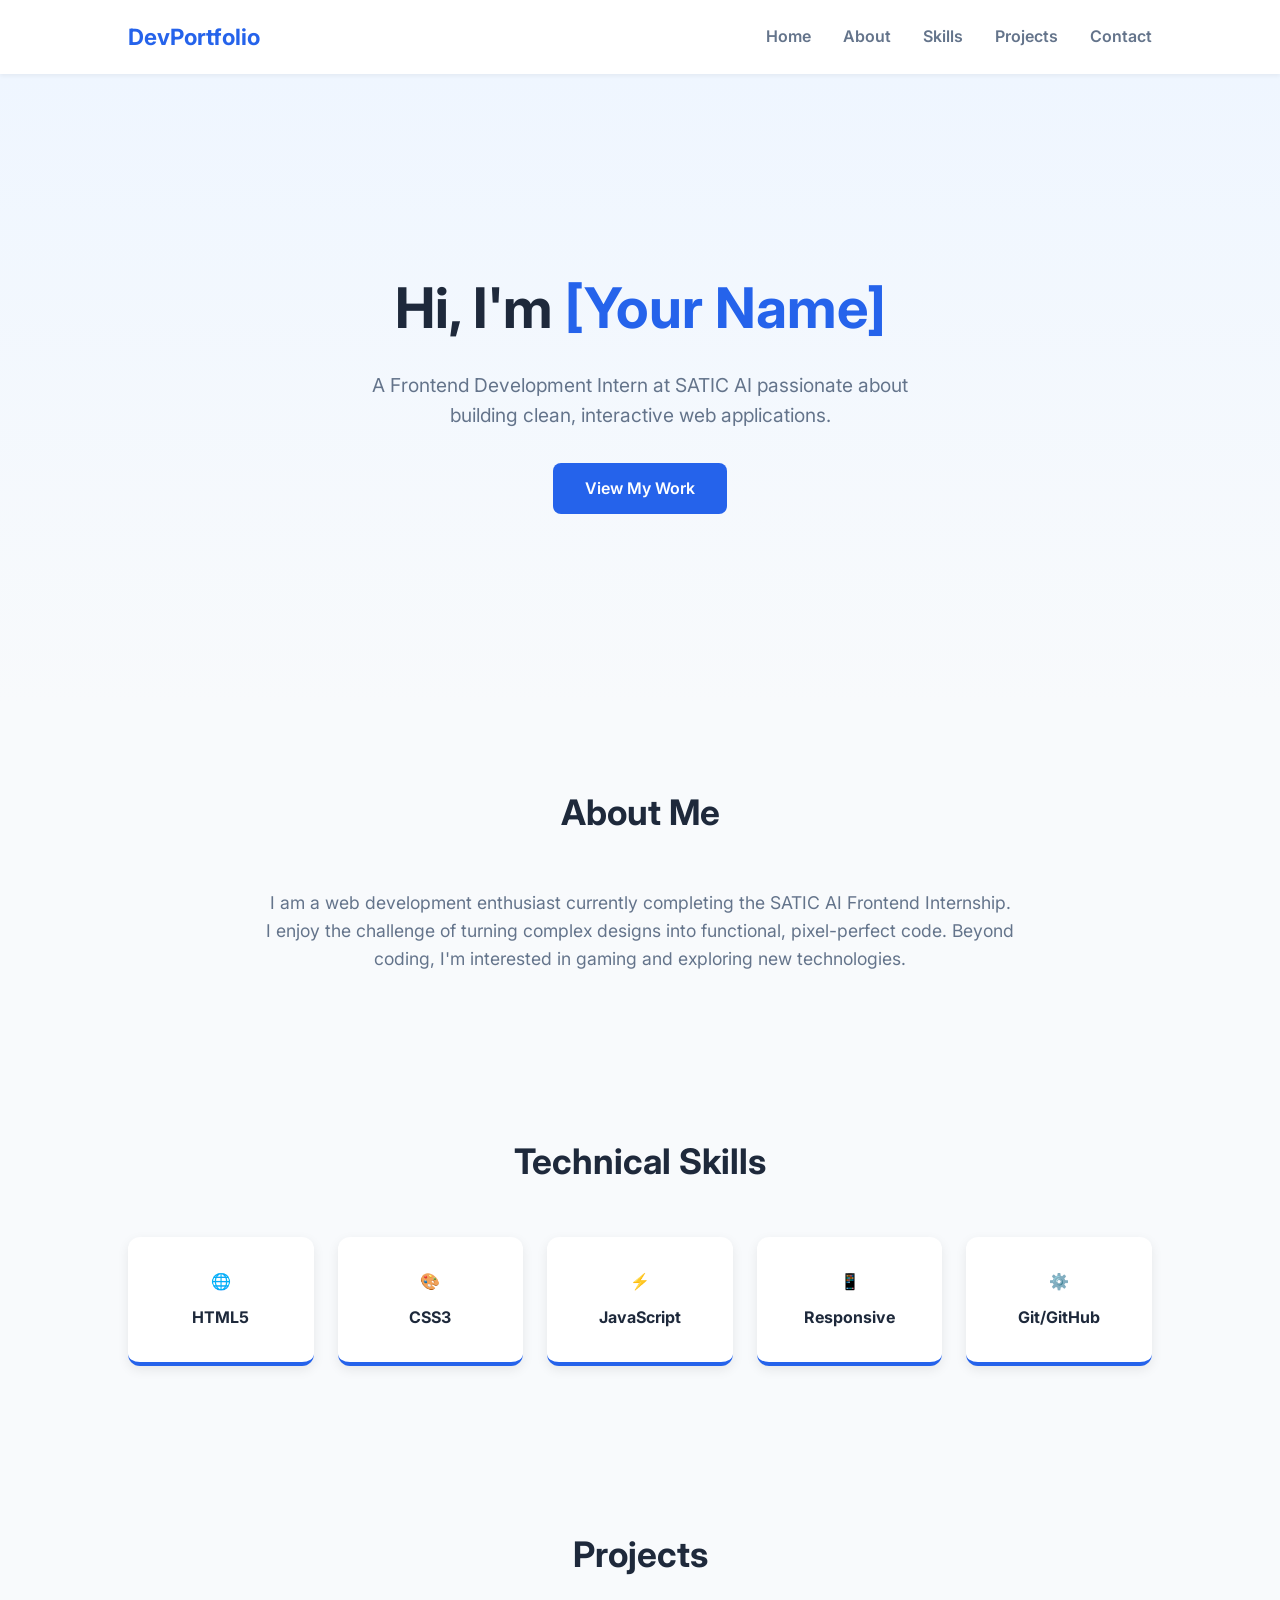
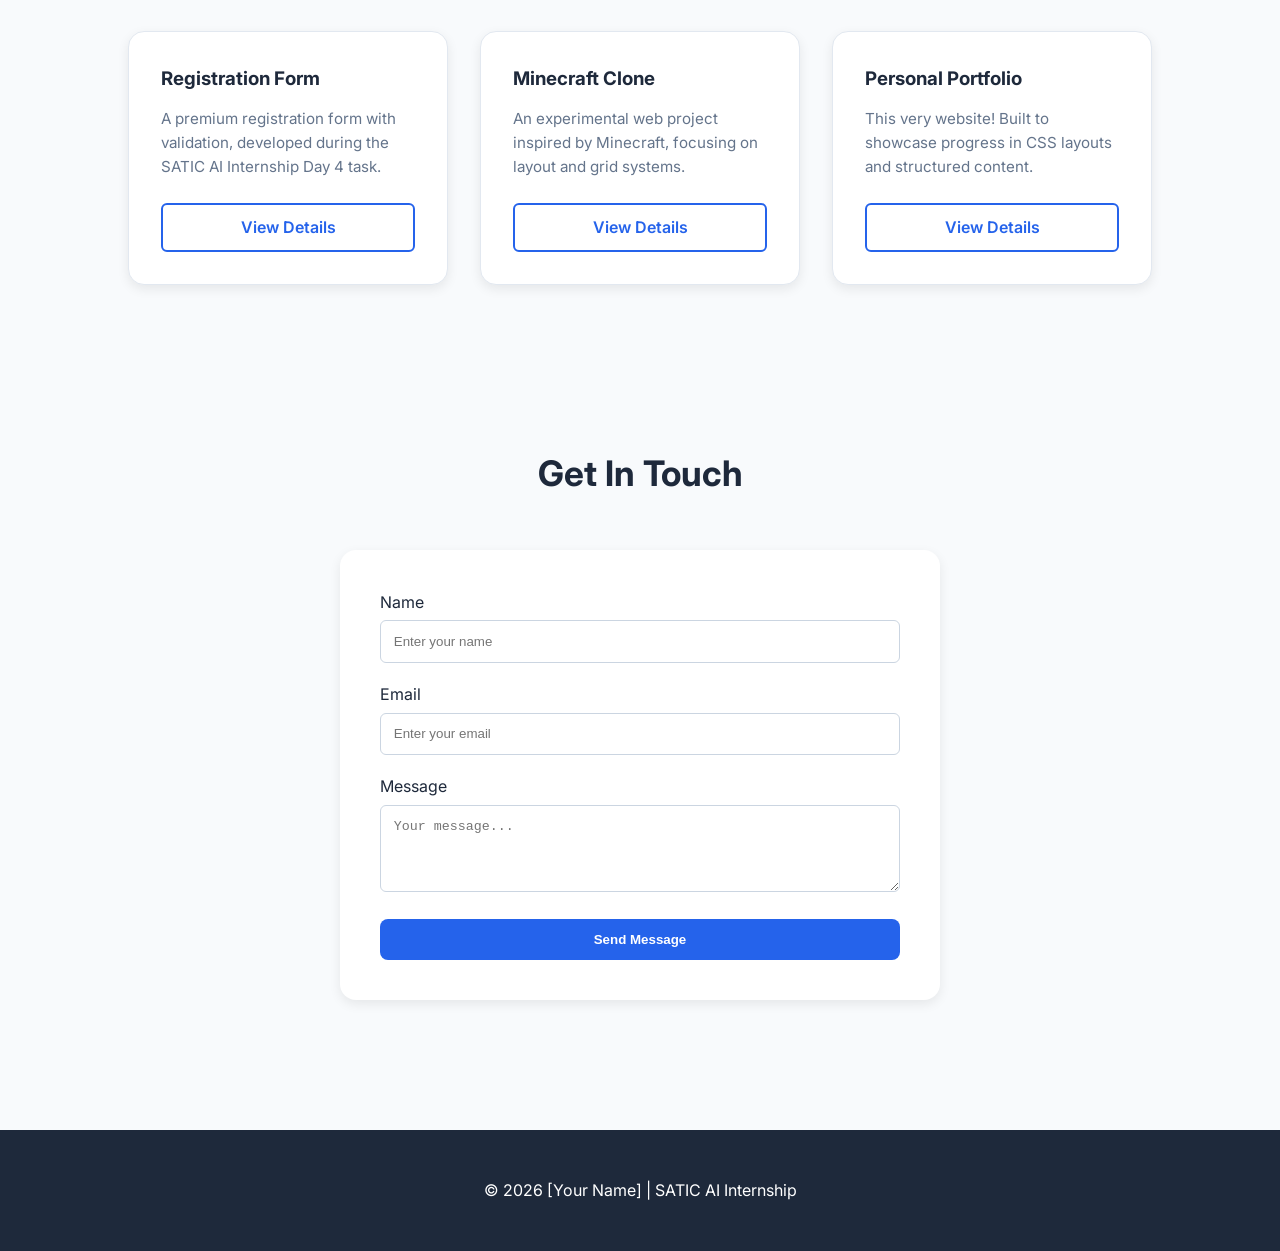
<file: portfolio-website/index.html>
<!DOCTYPE html>
<html lang="en">
<head>
    <meta charset="UTF-8">
    <meta name="viewport" content="width=device-width, initial-scale=1.0">
    <title>Portfolio | SATIC AI Internship Day 8</title>
    <link href="https://fonts.googleapis.com/css2?family=Inter:wght@400;600;700&display=swap" rel="stylesheet">
    <style>
        /* --- CSS VARIABLES & RESET --- */
        :root {
            --primary: #2563eb;
            --dark: #1e293b;
            --secondary: #64748b;
            --light-bg: #f8fafc;
            --white: #ffffff;
            --shadow: 0 4px 12px rgba(0, 0, 0, 0.08);
        }

        * {
            margin: 0;
            padding: 0;
            box-sizing: border-box;
        }

        body {
            font-family: 'Inter', sans-serif;
            background-color: var(--light-bg);
            color: var(--dark);
            line-height: 1.6;
        }

        /* --- NAVIGATION --- */
        nav {
            display: flex;
            justify-content: space-between;
            align-items: center;
            padding: 1.2rem 10%;
            background: var(--white);
            box-shadow: 0 2px 4px rgba(0,0,0,0.05);
            position: sticky;
            top: 0;
            z-index: 1000;
        }

        .logo {
            font-size: 1.4rem;
            font-weight: 700;
            color: var(--primary);
        }

        nav ul {
            display: flex;
            list-style: none;
            gap: 2rem;
        }

        nav a {
            text-decoration: none;
            color: var(--secondary);
            font-weight: 600;
            transition: color 0.3s;
        }

        nav a:hover {
            color: var(--primary);
        }

        /* --- HERO SECTION --- */
        #hero {
            height: 70vh;
            display: flex;
            flex-direction: column;
            justify-content: center;
            align-items: center;
            text-align: center;
            padding: 0 10%;
            background: linear-gradient(to bottom, #eff6ff, var(--light-bg));
        }

        #hero h1 {
            font-size: 3.5rem;
            margin-bottom: 1rem;
        }

        #hero span {
            color: var(--primary);
        }

        #hero p {
            font-size: 1.2rem;
            color: var(--secondary);
            max-width: 600px;
            margin-bottom: 2rem;
        }

        .btn {
            padding: 0.8rem 2rem;
            background: var(--primary);
            color: var(--white);
            text-decoration: none;
            border-radius: 8px;
            font-weight: 600;
            transition: transform 0.2s, box-shadow 0.2s;
        }

        .btn:hover {
            transform: translateY(-2px);
            box-shadow: 0 4px 12px rgba(37, 99, 235, 0.3);
        }

        /* --- SECTIONS --- */
        section {
            padding: 80px 10%;
        }

        h2 {
            font-size: 2.2rem;
            margin-bottom: 3rem;
            text-align: center;
        }

        /* --- ABOUT SECTION --- */
        #about p {
            max-width: 750px;
            margin: 0 auto;
            text-align: center;
            color: var(--secondary);
            font-size: 1.1rem;
        }

        /* --- SKILLS SECTION (BOX STYLE) --- */
        .skills-grid {
            display: grid;
            grid-template-columns: repeat(auto-fit, minmax(140px, 1fr));
            gap: 1.5rem;
        }

        .skill-box {
            background: var(--white);
            padding: 2rem 1rem;
            border-radius: 12px;
            text-align: center;
            box-shadow: var(--shadow);
            border-bottom: 4px solid var(--primary);
            transition: transform 0.3s;
        }

        .skill-box:hover {
            transform: translateY(-5px);
        }

        .skill-box h3 {
            font-size: 1rem;
            margin-top: 10px;
        }

        /* --- PROJECTS SECTION (CARDS) --- */
        .projects-grid {
            display: grid;
            grid-template-columns: repeat(auto-fit, minmax(300px, 1fr));
            gap: 2rem;
        }

        .project-card {
            background: var(--white);
            border-radius: 16px;
            padding: 2rem;
            box-shadow: var(--shadow);
            border: 1px solid #e2e8f0;
            display: flex;
            flex-direction: column;
            justify-content: space-between;
        }

        .project-card h3 {
            margin-bottom: 0.8rem;
            color: var(--dark);
        }

        .project-card p {
            color: var(--secondary);
            margin-bottom: 1.5rem;
            font-size: 0.95rem;
        }

        .btn-outline {
            display: inline-block;
            padding: 0.6rem 1.2rem;
            border: 2px solid var(--primary);
            color: var(--primary);
            text-decoration: none;
            border-radius: 6px;
            font-weight: 600;
            text-align: center;
            transition: all 0.3s;
        }

        .btn-outline:hover {
            background: var(--primary);
            color: var(--white);
        }

        /* --- CONTACT SECTION --- */
        .contact-card {
            max-width: 600px;
            margin: 0 auto;
            background: var(--white);
            padding: 2.5rem;
            border-radius: 16px;
            box-shadow: var(--shadow);
        }

        .form-group {
            margin-bottom: 1.2rem;
        }

        input, textarea {
            width: 100%;
            padding: 0.8rem;
            border: 1px solid #cbd5e1;
            border-radius: 6px;
            margin-top: 5px;
        }

        /* --- FOOTER --- */
        footer {
            text-align: center;
            padding: 3rem;
            background: var(--dark);
            color: var(--white);
            margin-top: 50px;
        }

        /* --- RESPONSIVE --- */
        @media (max-width: 768px) {
            #hero h1 { font-size: 2.5rem; }
            nav ul { display: none; }
        }
    </style>
</head>
<body>

    <nav>
        <div class="logo">DevPortfolio</div>
        <ul>
            <li><a href="#hero">Home</a></li>
            <li><a href="#about">About</a></li>
            <li><a href="#skills">Skills</a></li>
            <li><a href="#projects">Projects</a></li>
            <li><a href="#contact">Contact</a></li>
        </ul>
    </nav>

    <header id="hero">
        <h1>Hi, I'm <span>[Your Name]</span></h1>
        <p>A Frontend Development Intern at SATIC AI passionate about building clean, interactive web applications.</p>
        <a href="#projects" class="btn">View My Work</a>
    </header>

    <section id="about">
        <h2>About Me</h2>
        <p>
            I am a web development enthusiast currently completing the SATIC AI Frontend Internship. 
            I enjoy the challenge of turning complex designs into functional, pixel-perfect code. 
            Beyond coding, I'm interested in gaming and exploring new technologies.
        </p>
    </section>

    <section id="skills">
        <h2>Technical Skills</h2>
        <div class="skills-grid">
            <div class="skill-box">
                <span>🌐</span>
                <h3>HTML5</h3>
            </div>
            <div class="skill-box">
                <span>🎨</span>
                <h3>CSS3</h3>
            </div>
            <div class="skill-box">
                <span>⚡</span>
                <h3>JavaScript</h3>
            </div>
            <div class="skill-box">
                <span>📱</span>
                <h3>Responsive</h3>
            </div>
            <div class="skill-box">
                <span>⚙️</span>
                <h3>Git/GitHub</h3>
            </div>
        </div>
    </section>

    <section id="projects">
        <h2>Projects</h2>
        <div class="projects-grid">
            <div class="project-card">
                <div>
                    <h3>Registration Form</h3>
                    <p>A premium registration form with validation, developed during the SATIC AI Internship Day 4 task.</p>
                </div>
                <a href="#" class="btn-outline">View Details</a>
            </div>

            <div class="project-card">
                <div>
                    <h3>Minecraft Clone</h3>
                    <p>An experimental web project inspired by Minecraft, focusing on layout and grid systems.</p>
                </div>
                <a href="#" class="btn-outline">View Details</a>
            </div>

            <div class="project-card">
                <div>
                    <h3>Personal Portfolio</h3>
                    <p>This very website! Built to showcase progress in CSS layouts and structured content.</p>
                </div>
                <a href="#" class="btn-outline">View Details</a>
            </div>
        </div>
    </section>

    <section id="contact">
        <h2>Get In Touch</h2>
        <div class="contact-card">
            <form>
                <div class="form-group">
                    <label>Name</label>
                    <input type="text" placeholder="Enter your name">
                </div>
                <div class="form-group">
                    <label>Email</label>
                    <input type="email" placeholder="Enter your email">
                </div>
                <div class="form-group">
                    <label>Message</label>
                    <textarea rows="4" placeholder="Your message..."></textarea>
                </div>
                <button type="submit" class="btn" style="width: 100%; border: none; cursor: pointer;">Send Message</button>
            </form>
        </div>
    </section>

    <footer>
        <p>&copy; 2026 [Your Name] | SATIC AI Internship</p>
    </footer>

</body>
    </html>
</file>
